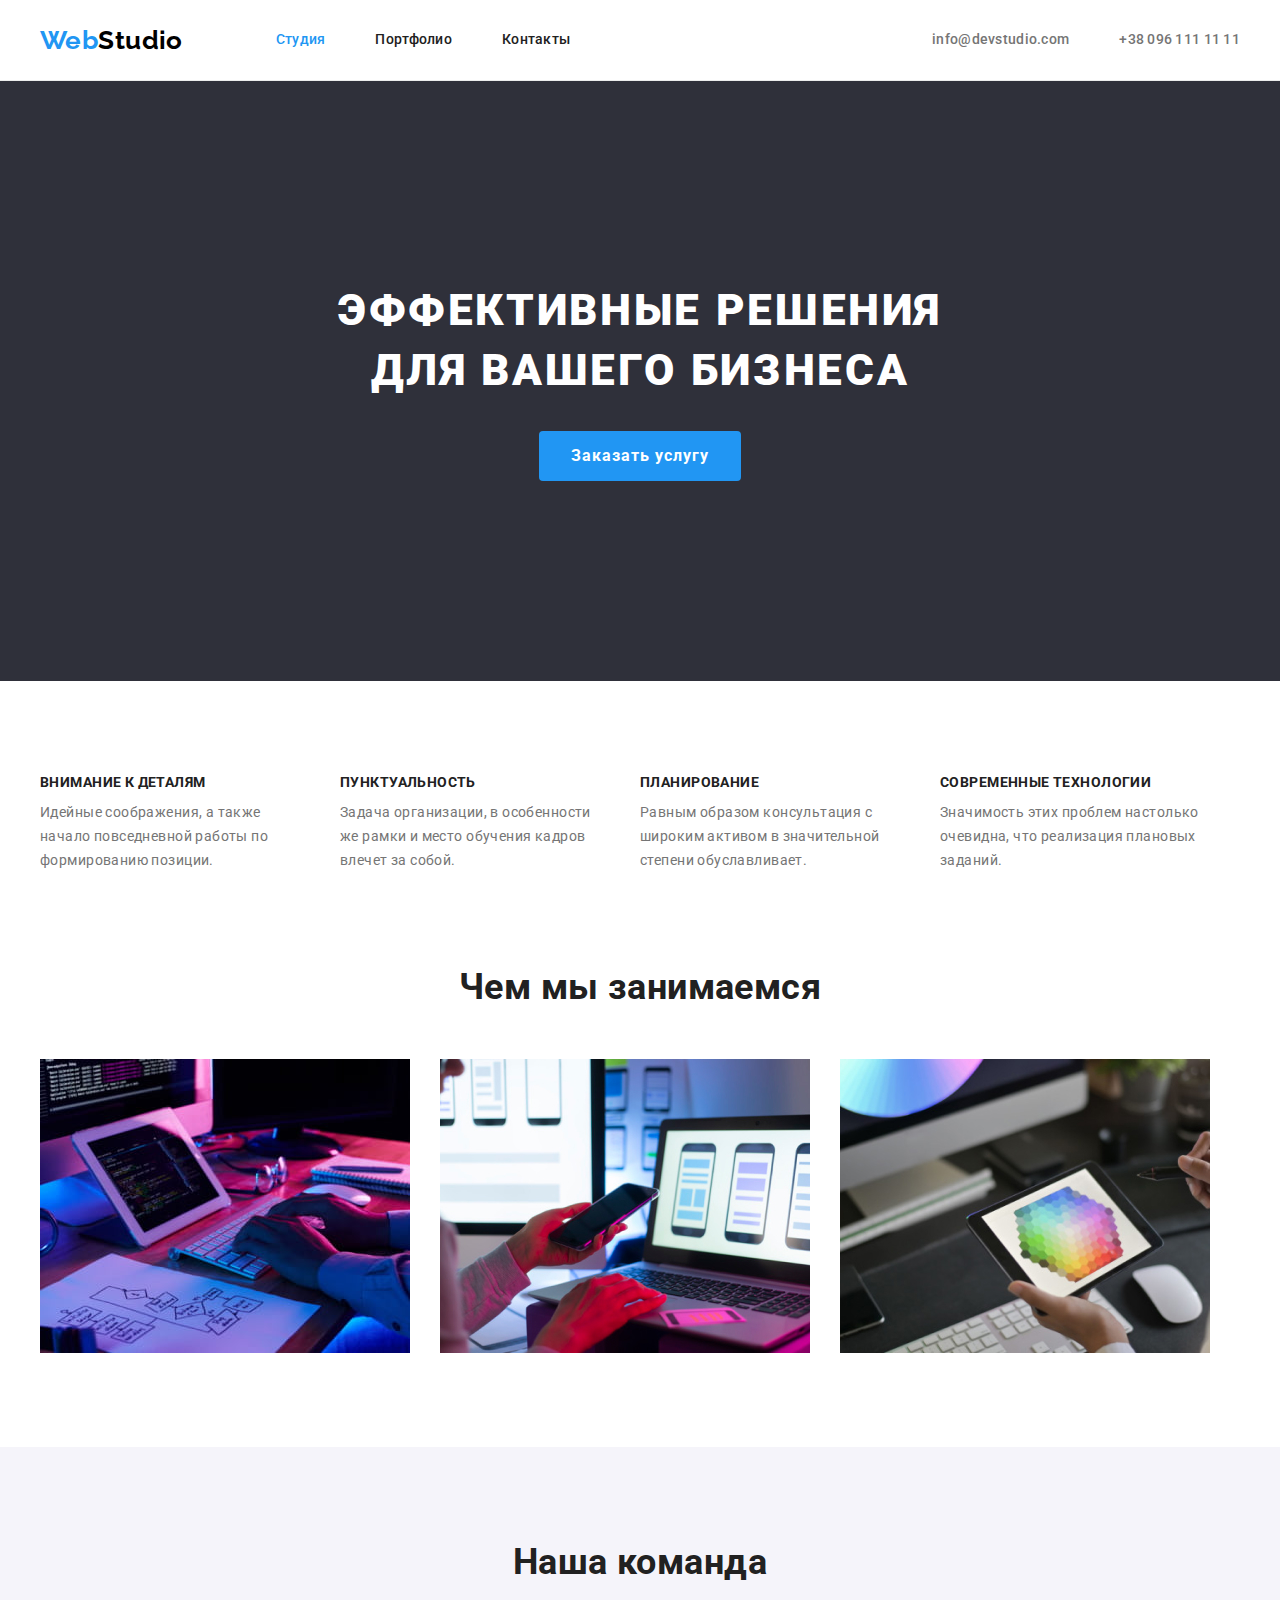
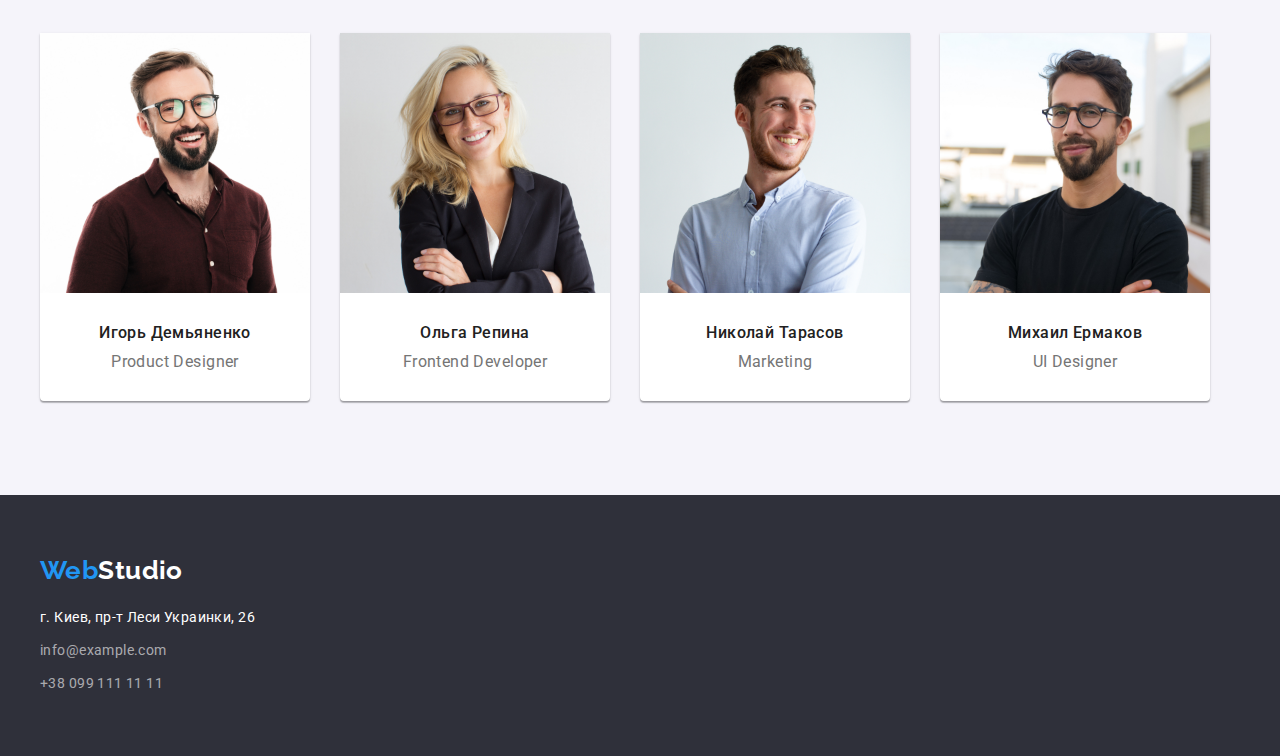
<file: index.html>
<!DOCTYPE html>
<html lang="ru">
  <head>
    <meta charset="UTF-8" />
    <meta http-equiv="X-UA-Compatible" content="IE=edge" />
    <meta name="viewport" content="width=device-width, initial-scale=1.0" />
    <title>WebStudio</title>

    <!-- Font start -->

    <link rel="preconnect" href="https://fonts.googleapis.com" />
    <link rel="preconnect" href="https://fonts.gstatic.com" crossorigin />
    <link
      href="https://fonts.googleapis.com/css2?family=Raleway:wght@700&family=Roboto:wght@400;500;700;900&display=swap"
      rel="stylesheet"
    />

    <!-- Font end -->
    <link
      rel="stylesheet"
      href="https://cdnjs.cloudflare.com/ajax/libs/modern-normalize/1.1.0/modern-normalize.min.css"
      integrity="sha512-wpPYUAdjBVSE4KJnH1VR1HeZfpl1ub8YT/NKx4PuQ5NmX2tKuGu6U/JRp5y+Y8XG2tV+wKQpNHVUX03MfMFn9Q=="
      crossorigin="anonymous"
      referrerpolicy="no-referrer"
    />
    <link rel="stylesheet" href="./css/styles.css" />
  </head>
  <body>
    <!--Header section-->

    <header class="header-page">
      <div class="container header-container">
        <a class="logo link" href="./index.html">Web<span class="logo-header">Studio</span></a>

        <!-- Nav -->

        <nav class="header-nav">
          <ul class="nav-list list">
            <li class="nav-item">
              <a class="link current" href="./index.html">Студия</a>
            </li>
            <li class="nav-item">
              <a class="link" href="./Portfolio.html">Портфолио</a>
            </li>
            <li class="nav-item">
              <a class="link" href="./index.html">Контакты</a>
            </li>
          </ul>
        </nav>

        <!-- Contacts -->

        <ul class="contact-list list">
          <li class="item contact-mail">
            <a class="link" href="mailto:info@devstudio.com">info@devstudio.com</a>
          </li>
          <li class="item"><a class="link" href="tel:+380961111111">+38 096 111 11 11</a></li>
        </ul>
      </div>
    </header>

    <!--Main section-->

    <main>
      <!--Hero saction-->

      <section class="hero">
        <div class="container">
          <h1 class="main-title">Эффективные решения для вашего бизнеса</h1>
          <button class="hero-btn main-btn" type="button">Заказать услугу</button>
        </div>
      </section>

      <!--Feature section-->

      <section class="feature">
        <div class="container">
          <h2 class="visually-hidden">Преимущества</h2>
          <ul class="feature-list list">
            <li class="feature-item">
              <h3 class="title">Внимание к деталям</h3>
              <p class="description">
                Идейные соображения, а также начало повседневной работы по формированию позиции.
              </p>
            </li>
            <li class="feature-item">
              <h3 class="title">Пунктуальность</h3>
              <p class="description">
                Задача организации, в особенности же рамки и место обучения кадров влечет за собой.
              </p>
            </li>
            <li class="feature-item">
              <h3 class="title">Планирование</h3>
              <p class="description">
                Равным образом консультация с широким активом в значительной степени обуславливает.
              </p>
            </li>
            <li class="feature-item">
              <h3 class="title">Современные технологии</h3>
              <p class="description">
                Значимость этих проблем настолько очевидна, что реализация плановых заданий.
              </p>
            </li>
          </ul>
        </div>
      </section>

      <!--Work section-->

      <section class="work">
        <div class="container">
          <h2 class="section-title">Чем мы занимаемся</h2>
          <ul class="work-list list">
            <li class="work-item">
              <img
                src="./images/what_are_we_doing/box_1.jpg"
                alt="Руки печатают на клавиатуре"
                width="370"
                height="294"
              />
            </li>
            <li class="work-item">
              <img
                src="./images/what_are_we_doing/box_2.jpg"
                alt="Работа на мобильном телефоне и ноутбуке"
                width="370"
                height="294"
              />
            </li>
            <li class="work-item">
              <img
                src="./images/what_are_we_doing/box_3.jpg"
                alt="Графический планшет"
                width="370"
                height="294"
              />
            </li>
          </ul>
        </div>
      </section>

      <!--team section-->

      <section class="section team">
        <div class="container">
          <h2 class="section-title">Наша команда</h2>
          <ul class="name-list list">
            <li class="name-item">
              <img
                src="./images/our_team/img_1.jpg"
                alt="Игорь Демьяненко"
                width="270"
                height="260"
              />
              <div class="name-content">
                <h3 class="name-title">Игорь Демьяненко</h3>
                <p class="job-title" lang="en">Product Designer</p>
              </div>
            </li>
            <li class="name-item">
              <img src="./images/our_team/img_2.jpg" alt="Ольга Репина" width="270" height="260" />
              <div class="name-content">
                <h3 class="name-title">Ольга Репина</h3>
                <p class="job-title" lang="en">Frontend Developer</p>
              </div>
            </li>
            <li class="name-item">
              <img
                src="./images/our_team/img_3.jpg"
                alt="Николай Тарасов"
                width="270"
                height="260"
              />
              <div class="name-content">
                <h3 class="name-title">Николай Тарасов</h3>
                <p class="job-title" lang="en">Marketing</p>
              </div>
            </li>
            <li class="name-item">
              <img
                src="./images/our_team/img_4.jpg"
                alt="Михаил Ермаков"
                width="270"
                height="260"
              />
              <div class="name-content">
                <h3 class="name-title">Михаил Ермаков</h3>
                <p class="job-title" lang="en">UI Designer</p>
              </div>
            </li>
          </ul>
        </div>
      </section>
    </main>

    <!--Footer section-->

    <footer class="footer">
      <div class="container">
        <a class="logo link" href="./index.html">Web<span class="logo-footer">Studio</span></a>
        <address>
          <ul class="contacts list">
            <li class="adress item">
              <a
                class="adress-link link"
                href="https://goo.gl/maps/LunPuHm1MXrGtRLn7"
                target="_blank"
                rel="noopener noreferrer"
              >
                г. Киев, пр-т Леси Украинки, 26</a
              >
            </li>
            <li class="item">
              <a class="contact-link link" href="mailto:info@example.com">info@example.com</a>
            </li>
            <li class="item">
              <a class="contact-link link" href="tel:+380991111111">+38 099 111 11 11</a>
            </li>
          </ul>
        </address>
      </div>
    </footer>
  </body>
</html>
</file>
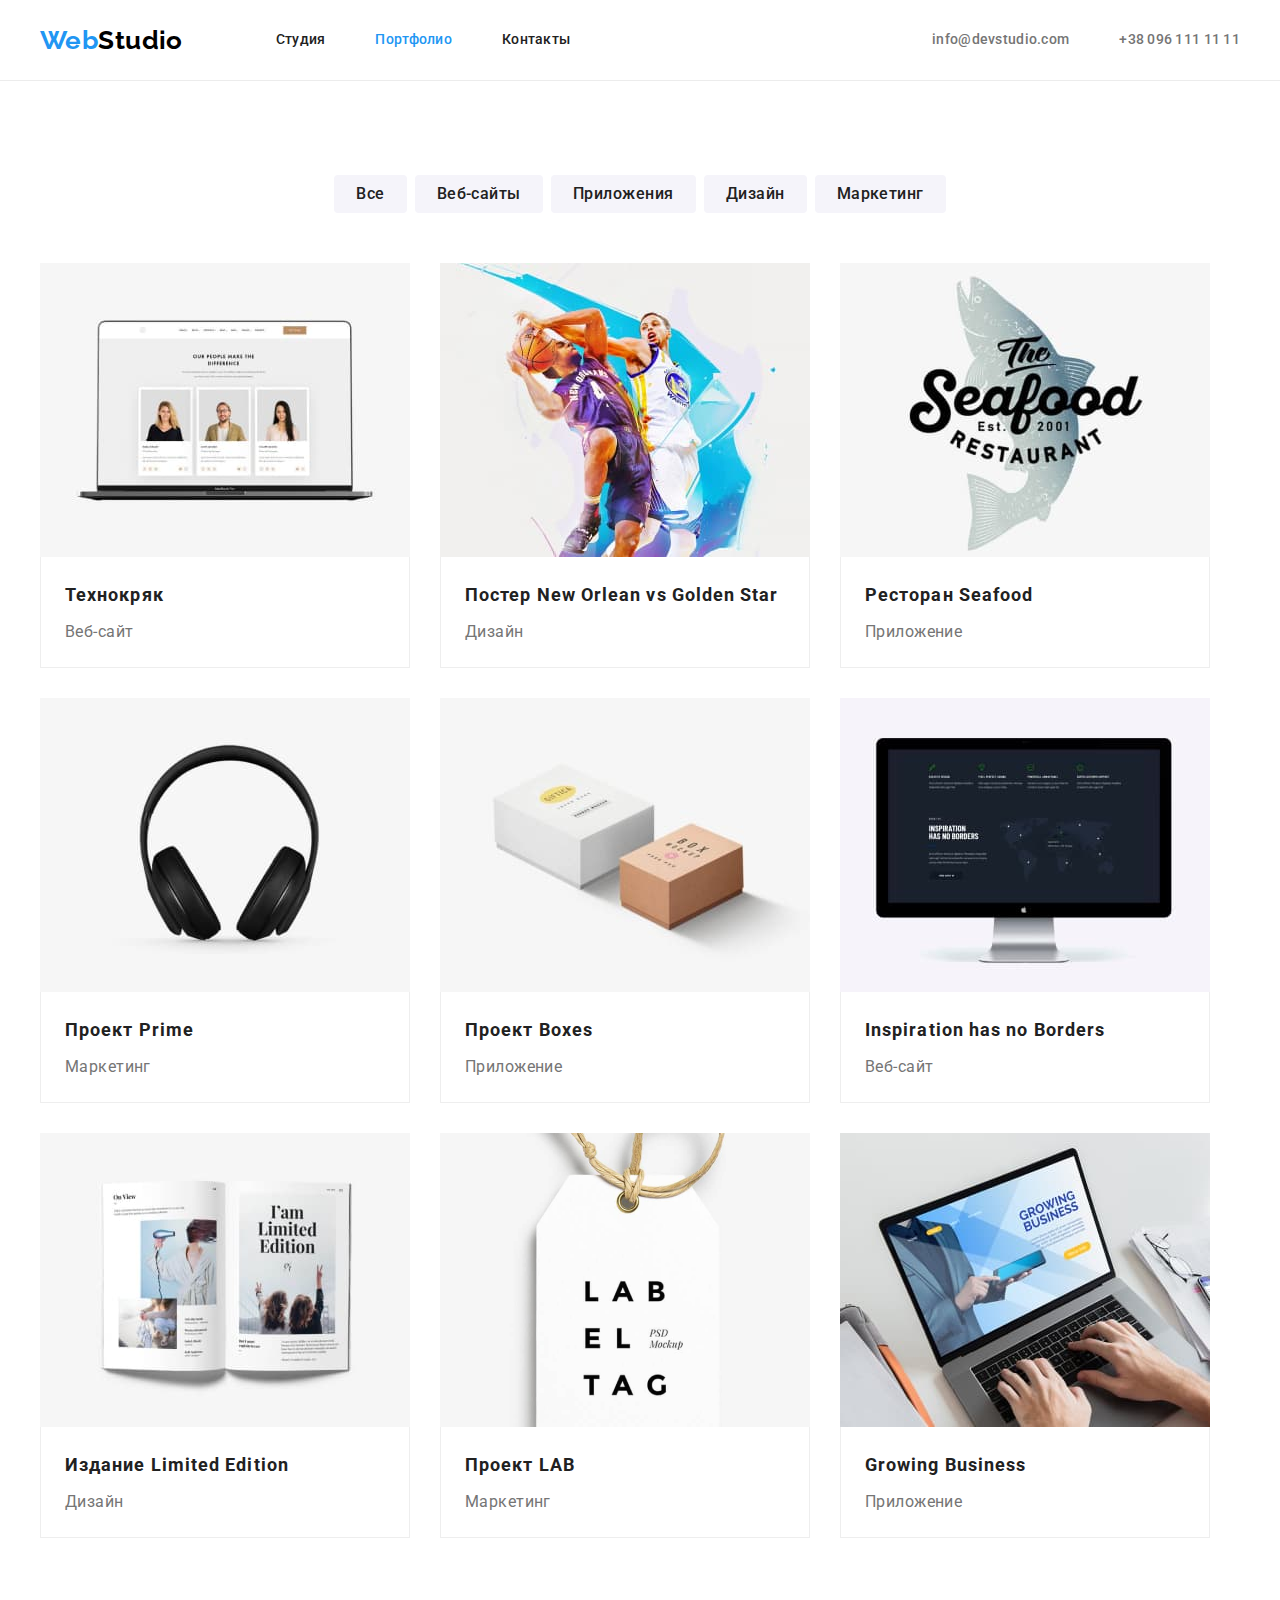
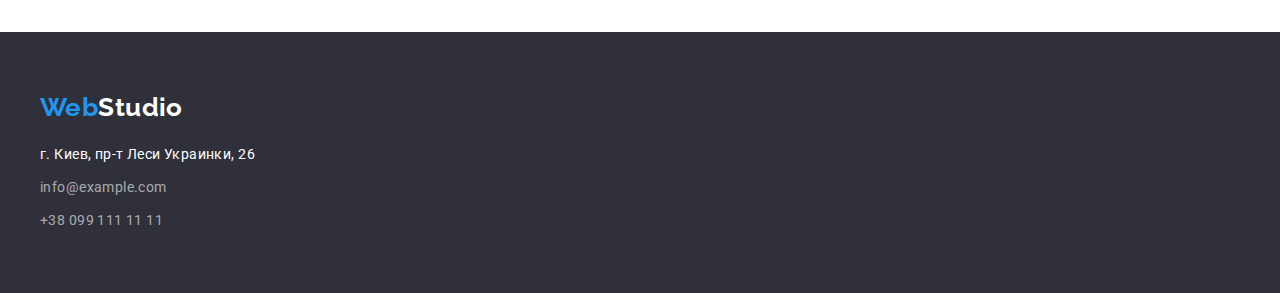
<file: Portfolio.html>
<!DOCTYPE html>
<html lang="ru">
  <head>
    <meta charset="UTF-8" />
    <meta http-equiv="X-UA-Compatible" content="IE=edge" />
    <meta name="viewport" content="width=device-width, initial-scale=1.0" />
    <title>Portfolio</title>
    <!-- Font start -->
    <link rel="preconnect" href="https://fonts.googleapis.com" />
    <link rel="preconnect" href="https://fonts.gstatic.com" crossorigin />
    <link
      href="https://fonts.googleapis.com/css2?family=Raleway:wght@700&family=Roboto:wght@400;500;700;900&display=swap"
      rel="stylesheet"
    />
    <!-- Font end -->
    <link
      rel="stylesheet"
      href="https://cdnjs.cloudflare.com/ajax/libs/modern-normalize/1.1.0/modern-normalize.min.css"
      integrity="sha512-wpPYUAdjBVSE4KJnH1VR1HeZfpl1ub8YT/NKx4PuQ5NmX2tKuGu6U/JRp5y+Y8XG2tV+wKQpNHVUX03MfMFn9Q=="
      crossorigin="anonymous"
      referrerpolicy="no-referrer"
    />
    <link rel="stylesheet" href="./css/styles.css" />
  </head>
  <body>
    <!-- Header -->

    <header class="header-page">
      <div class="container header-container">
        <a class="logo link" href="./index.html">Web<span class="logo-header">Studio</span></a>

        <!-- Nav -->

        <nav class="header-nav">
          <ul class="nav-list list">
            <li class="nav-item">
              <a class="link" href="./index.html">Студия</a>
            </li>
            <li class="nav-item">
              <a class="link current" href="./Portfolio.html">Портфолио</a>
            </li>
            <li class="nav-item">
              <a class="link" href="./index.html">Контакты</a>
            </li>
          </ul>
        </nav>

        <!-- Contacts -->

        <ul class="contact-list list">
          <li class="item contact-mail">
            <a class="link" href="mailto:info@devstudio.com">info@devstudio.com</a>
          </li>
          <li class="item"><a class="link" href="tel:+380961111111">+38 096 111 11 11</a></li>
        </ul>
      </div>
    </header>

    <!--Main section-->

    <main>
      <section class="main-section">
        <div class="container">
          <h1 class="visually-hidden">Portfolio</h1>

          <!-- Filter -->
          <ul class="filter-list list">
            <li class="btn-filter">
              <button class="btn" type="button">Все</button>
            </li>
            <li class="btn-filter">
              <button class="btn" type="button">Веб-сайты</button>
            </li>
            <li class="btn-filter">
              <button class="btn" type="button">Приложения</button>
            </li>
            <li class="btn-filter">
              <button class="btn" type="button">Дизайн</button>
            </li>
            <li class="btn-filter">
              <button class="btn" type="button">Маркетинг</button>
            </li>
          </ul>

          <!-- Projects -->

          <ul class="project-list list">
            <li class="project">
              <a class="img-link link" href="">
                <img src="./images/gallery/img-1.jpg" alt="Открытый сайт на ноутбуке" width="370" />
                <div class="project-subscription">
                  <h2 class="project-title">Технокряк</h2>
                  <p class="parceling">Веб-сайт</p>
                </div>
              </a>
            </li>
            <li class="project">
              <a class="link" href="">
                <img src="./images/gallery/img-2.jpg" alt="Баскетбол" width="370" />
                <div class="project-subscription">
                  <h2 class="project-title">
                    Постер <span lang="en">New Orlean vs Golden Star</span>
                  </h2>
                  <p class="parceling">Дизайн</p>
                </div>
              </a>
            </li>
            <li class="project">
              <a class="link" href=""
                ><img src="./images/gallery/img-3.jpg" alt="Рыба" width="370" />
                <div class="project-subscription">
                  <h2 class="project-title">Ресторан <span lang="en">Seafood</span></h2>
                  <p class="parceling">Приложение</p>
                </div>
              </a>
            </li>
            <li class="project">
              <a class="link" href=""
                ><img src="./images/gallery/img-4.jpg" alt="Наушники" width="370" />
                <div class="project-subscription">
                  <h2 class="project-title">Проект <span lang="en">Prime</span></h2>
                  <p class="parceling">Маркетинг</p>
                </div>
              </a>
            </li>
            <li class="project">
              <a class="link" href=""
                ><img src="./images/gallery/img-5.jpg" alt="Коробки" width="370" />
                <div class="project-subscription">
                  <h2 class="project-title">Проект <span lang="en">Boxes</span></h2>
                  <p class="parceling">Приложение</p>
                </div>
              </a>
            </li>
            <li class="project">
              <a class="link" href="">
                <img src="./images/gallery/img-6.jpg" alt="Компьютер" width="370" />
                <div class="project-subscription">
                  <h2 class="project-title" lang="en">Inspiration has no Borders</h2>
                  <p class="parceling">Веб-сайт</p>
                </div>
              </a>
            </li>
            <li class="project">
              <a class="link" href=""
                ><img src="./images/gallery/img-7.jpg" alt="Журнал" width="370" />
                <div class="project-subscription">
                  <h2 class="project-title">Издание <span lang="en">Limited Edition</span></h2>
                  <p class="parceling">Дизайн</p>
                </div>
              </a>
            </li>
            <li class="project">
              <a class="link" href=""
                ><img src="./images/gallery/img-8.png" alt="Надпись" width="370" />
                <div class="project-subscription">
                  <h2 class="project-title">Проект <span lang="en">LAB</span></h2>
                  <p class="parceling">Маркетинг</p>
                </div>
              </a>
            </li>
            <li class="project">
              <a class="link" href=""
                ><img src="./images/gallery/img-9.jpg" alt="работа на компьютере" width="370" />
                <div class="project-subscription">
                  <h2 class="project-title" lang="en">Growing Business</h2>
                  <p class="parceling">Приложение</p>
                </div>
              </a>
            </li>
          </ul>
        </div>
      </section>
    </main>

    <footer class="footer">
      <div class="container">
        <a class="logo link" href="./index.html">Web<span class="logo-footer">Studio</span></a>
        <address>
          <ul class="contacts list">
            <li class="adress item">
              <a
                class="adress-link link"
                href="https://goo.gl/maps/LunPuHm1MXrGtRLn7"
                target="_blank"
                rel="noopener noreferrer"
              >
                г. Киев, пр-т Леси Украинки, 26</a
              >
            </li>
            <li class="item">
              <a class="contact-link link" href="mailto:info@example.com">info@example.com</a>
            </li>
            <li class="item">
              <a class="contact-link link" href="tel:+380991111111">+38 099 111 11 11</a>
            </li>
          </ul>
        </address>
      </div>
    </footer>
  </body>
</html>
</file>
<file: css/styles.css>
:root {
  /* fonts */
  --main-font: roboto, sans-serif;
  --secondary-font: Raleway, sans-serif;

  /* text colors */

  --primery-text-color: #757575;
  --title-text-color: #212121;
  --accent-color: #2196f3;
  --additional-color: #ffffff;
  --text-part-logo: #000000;

  /* bg colors */

  --dark-bg-cl: #2f303a;
  --light-bg-cl: #f5f4fa;
  --bg-project: #eeeeee;
  --bg-header: #ececec;

  /* --indent: 30px;
  --items: 3; */

  /* others */
}

body {
  margin: 0;
  font-family: var(--main-font);
  font-size: 14px;
  letter-spacing: 0.03em;
  color: var(--primery-text-color);
  background-color: var(--additional-color);
}

/* reset styles */

h1,
h2,
h3,
h4,
h5,
h6,
p {
  margin: 0;
}

img {
  display: block;
  max-width: 100%;
  height: auto;
}

.adress {
  font-style: normal;
}

.section {
  margin: 0;
  padding-top: 94px;
  padding-bottom: 94px;
}

.container {
  width: 1200px;
  padding-left: 15px;
  padding-right: 15px;
  margin: 0 auto;
}

.list {
  padding: 0;
  margin: 0;
  list-style: none;
}

.link {
  display: block;
  text-decoration: none;
  margin: 0;
  color: currentColor;
}

.visually-hidden {
  position: absolute;
  width: 1px;
  height: 1px;
  margin: -1px;
  border: 0;
  padding: 0;

  white-space: nowrap;
  clip-path: inset(100%);
  clip: rect(0 0 0 0);
  overflow: hidden;
}

/* header */

.header-page {
  border-bottom: 1px solid var(--bg-header);
}

.header-container {
  display: flex;
  align-items: center;
}

/* Logo header */

.logo {
  display: block;
  margin-right: 93px;
  font-family: var(--secondary-font);
  font-weight: 700;
  font-size: 26px;
  line-height: 1.19;
  color: var(--accent-color);
}

.logo-header {
  color: var(--text-part-logo);
}

/* nav */

.header-nav {
  margin-right: auto;
}
.nav-list {
  display: flex;
  gap: 50px;
}

/* .nav-item {
  margin-right: 50px;
}

.nav-item:last-child {
  margin-right: 0;
} */
/* .nav-list .item + .item {
  margin-left: 50px;
} */

.nav-list .link {
  display: block;
  padding-top: 32px;
  padding-bottom: 32px;
  font-weight: 500;
  line-height: 1.14;
  letter-spacing: 0.02em;
  color: var(--title-text-color);
}

.nav-list .link:hover,
.nav-list .link:focus {
  color: var(--accent-color);
}

.nav-list .link.current {
  color: var(--accent-color);
}

/* contact-header */

.contact-list {
  display: flex;
}

/* .Contact-list .item + .item {
  margin-left: 50px;
} */

.contact-list .link {
  padding: 32px 0;
  color: var(--primery-text-color);
  font-weight: 500;
  line-height: 1.14;
  letter-spacing: 0.02em;
}

.contact-list .link:hover,
.contact-list .link:focus {
  color: var(--accent-color);
}

.contact-mail {
  margin-right: 50px;
}

/* Hero */

.hero {
  padding-top: 200px;
  padding-bottom: 200px;
  text-align: center;
  background-color: var(--dark-bg-cl);
}
.main-title {
  margin: 0 auto;
  width: 696px;
  margin-bottom: 30px;
  font-weight: 900;
  font-size: 44px;
  line-height: 1.36;
  letter-spacing: 0.06em;
  text-transform: uppercase;
  color: var(--additional-color);
}

.hero-btn {
  display: inline-block;
  border-radius: 4px;
  padding: 10px 32px;
  border: none;

  font-family: inherit;
  font-size: 16px;
  font-weight: 700;
  line-height: 1.88;
  letter-spacing: 0.06em;
  text-align: center;
  cursor: pointer;

  background-color: var(--accent-color);
  color: var(--additional-color);
}

.hero-btn:hover,
.hero-btn:focus {
  background-color: #188ce8;
  color: var(--additional-color);
}

/* Features */

.feature {
  padding-top: 94px;
  padding-bottom: 94px;
}

.feature-list {
  display: flex;
  gap: 30px;
}

.feature-item {
  display: block;
  width: 270px;
}

/* .feature-item:nth-child(4n) {
  margin-right: 0;
} */

/* .title {
  margin: 0;
} */

.feature-list .title {
  margin-bottom: 10px;

  font-size: 14px;
  font-weight: 700;
  line-height: 1.14;
  text-transform: uppercase;

  color: var(--title-text-color);
}

.description {
  line-height: 1.71;
}

/* Section */

.work {
  padding-top: 0;
  padding-bottom: 94px;
}

.section-title {
  margin-bottom: 50px;

  font-weight: 700;
  font-size: 36px;
  line-height: 1.17;
  text-align: center;

  color: var(--title-text-color);
}

.work-list {
  display: flex;
  gap: 30px;
}

/* .work-item {
  margin-right: 30px;
}

.work-item:nth-child(3n) {
  margin-right: 0;
} */

/* team */

.team {
  background-color: var(--light-bg-cl);
}

.team .name-list {
  display: flex;
  color: var(--title-text-color);
  gap: 30px;
}

.team .name-item {
  background-color: var(--additional-color);
  box-shadow: 0px 1px 3px rgba(0, 0, 0, 0.12), 0px 1px 1px rgba(0, 0, 0, 0.14),
    0px 2px 1px rgba(0, 0, 0, 0.2);
  border-radius: 0px 0px 4px 4px;
}

/* .name-item:nth-child(4n) {
  margin-right: 0;
} */

/* .team-img {
  margin-top: 0;
  margin-bottom: 30px;
} */

.name-content {
  padding: 30px 0px;
  text-align: center;
}

.name-title {
  margin-bottom: 10px;

  font-weight: 500;
  line-height: 1.19;

  color: var(--title-text-color);
}

.job-title {
  font-size: 16px;
  line-height: 1.19;
  color: var(--primery-text-color);
}

/* Portfolio */

/* main for portfolio */

.main-section {
  padding-top: 94px;
  padding-bottom: 94px;
}

/* Filters */

.filter-list {
  display: flex;
  justify-content: center;
  margin-bottom: 50px;
  gap: 8px;
}

/* .filter-list .btn-filter + .btn-filter {
  margin-left: 8px;
} */

.btn-filter .btn {
  display: inline-block;
  border-radius: 4px;
  padding: 6px 22px;
  border: none;

  font-family: inherit;
  font-weight: 500;
  font-size: 16px;
  line-height: 1.63;
  letter-spacing: 0.03em;
  text-align: center;

  cursor: pointer;

  background-color: var(--light-bg-cl);
  color: var(--title-text-color);
}

.btn-filter .btn:hover,
.btn-filter .btn:focus {
  background-color: var(--accent-color);
  color: var(--additional-color);
}

/* Projects section  */

.project-list {
  display: flex;
  flex-wrap: wrap;
  gap: 30px;
}

/* .project {
  flex-basis: calc((100% - 30px * 3 - 1) / 3);
} */
.project-subscription {
  padding: 20px 24px;
  border: 1px solid var(--bg-project);
  border-top: none;
}

/* .project {
  width: 370px;
  margin-right: 30px;
  margin-bottom: 30px;
}

.project:nth-child(3n) {
  margin-right: 0;
}

.project:nth-last-child(-n + 3) {
  margin-bottom: 0;
} */

.project .project-title {
  margin-bottom: 4px;
  font-weight: 700;
  font-size: 18px;
  line-height: 2;
  letter-spacing: 0.06em;

  color: var(--title-text-color);
}

.project .parceling {
  font-weight: 400;
  font-size: 16px;
  line-height: 1.88;

  color: var(--primery-text-color);
}

/* footer */

.footer {
  padding-top: 60px;
  padding-bottom: 60px;
  background-color: var(--dark-bg-cl);
}

/* logo footer */

.logo-footer {
  color: var(--additional-color);
}

/* contacts footer */

.contacts .item:not(:last-child) {
  margin-bottom: 9px;
}

.adress {
  margin-top: 20px;
}

.adress .link {
  line-height: 1.71;

  color: var(--additional-color);
}

.adress .link:hover,
.adress .link:focus {
  color: var(--accent-color);
}

.contacts .contact-link {
  font-style: normal;
  font-weight: 400;
  line-height: 1.71;

  color: rgba(255, 255, 255, 0.6);
}

.contacts .contact-link:hover,
.contacts .contact-link:focus {
  color: var(--accent-color);
}
</file>
